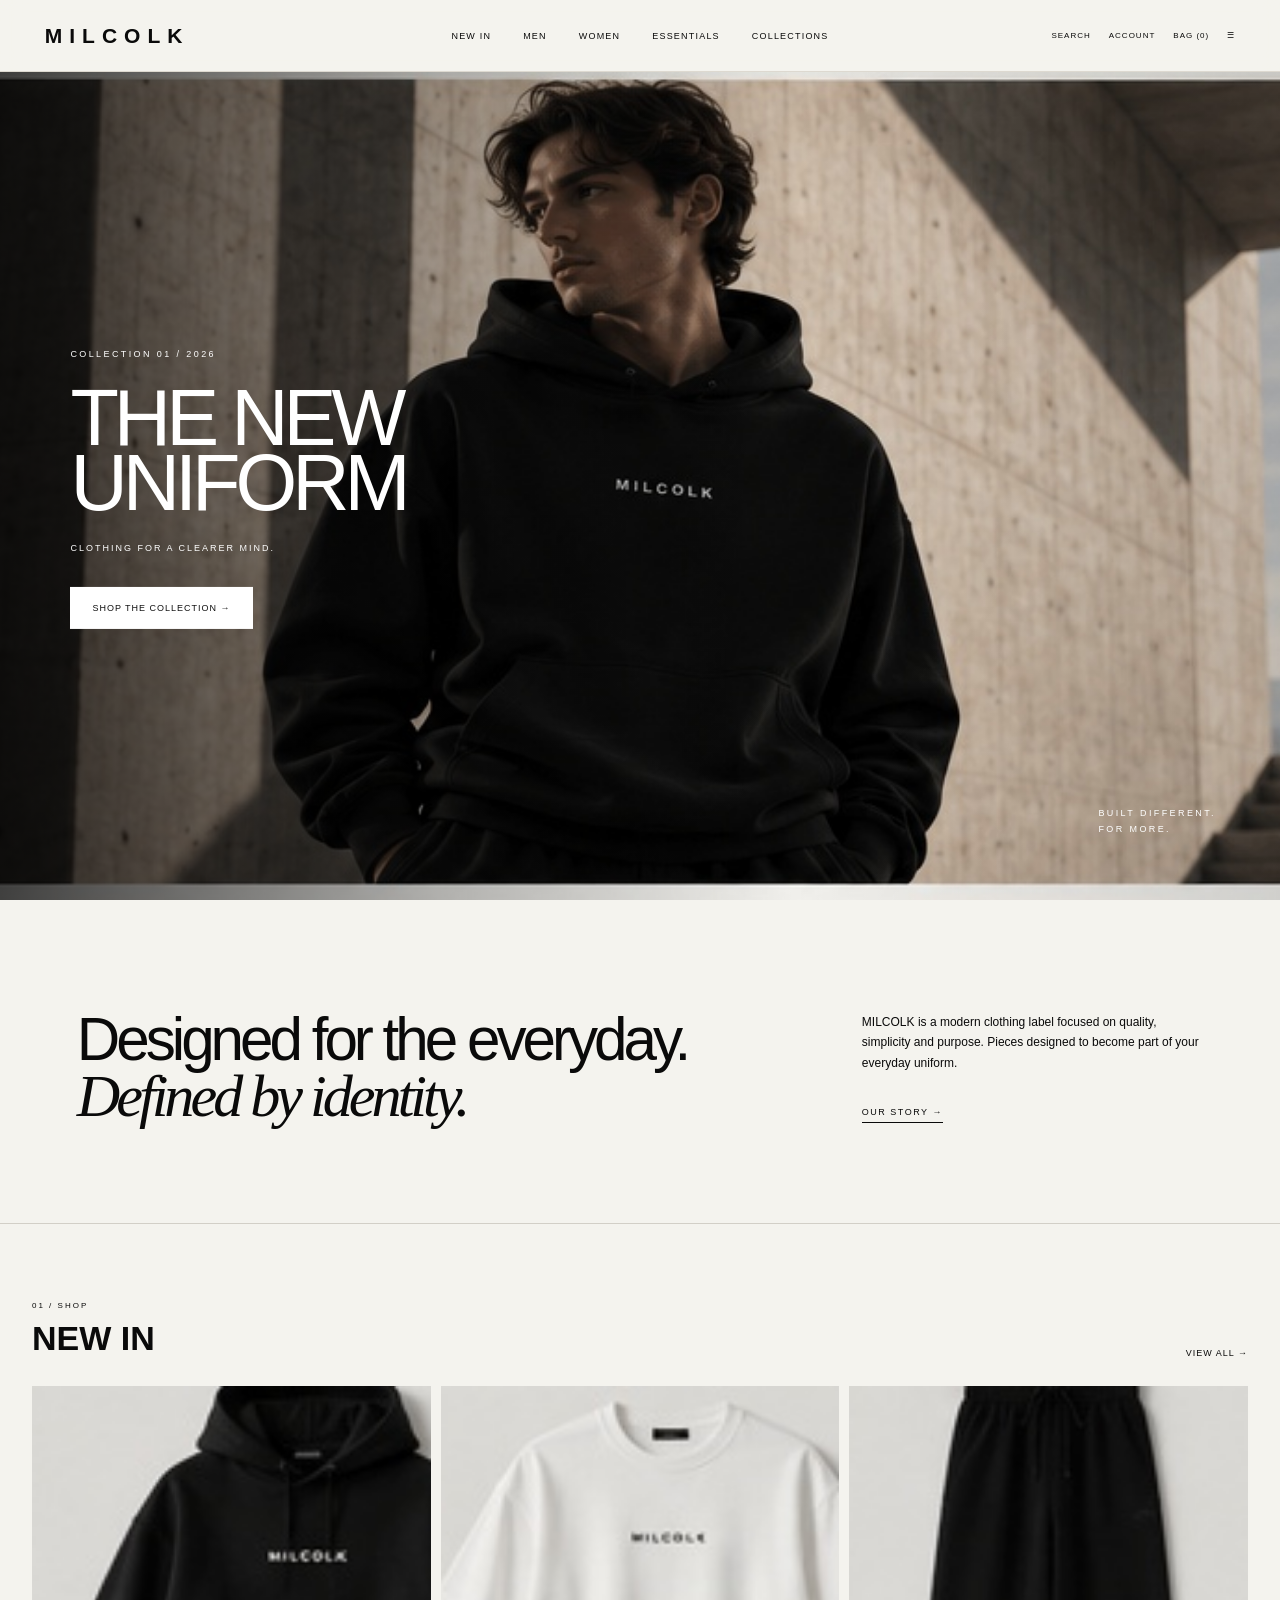
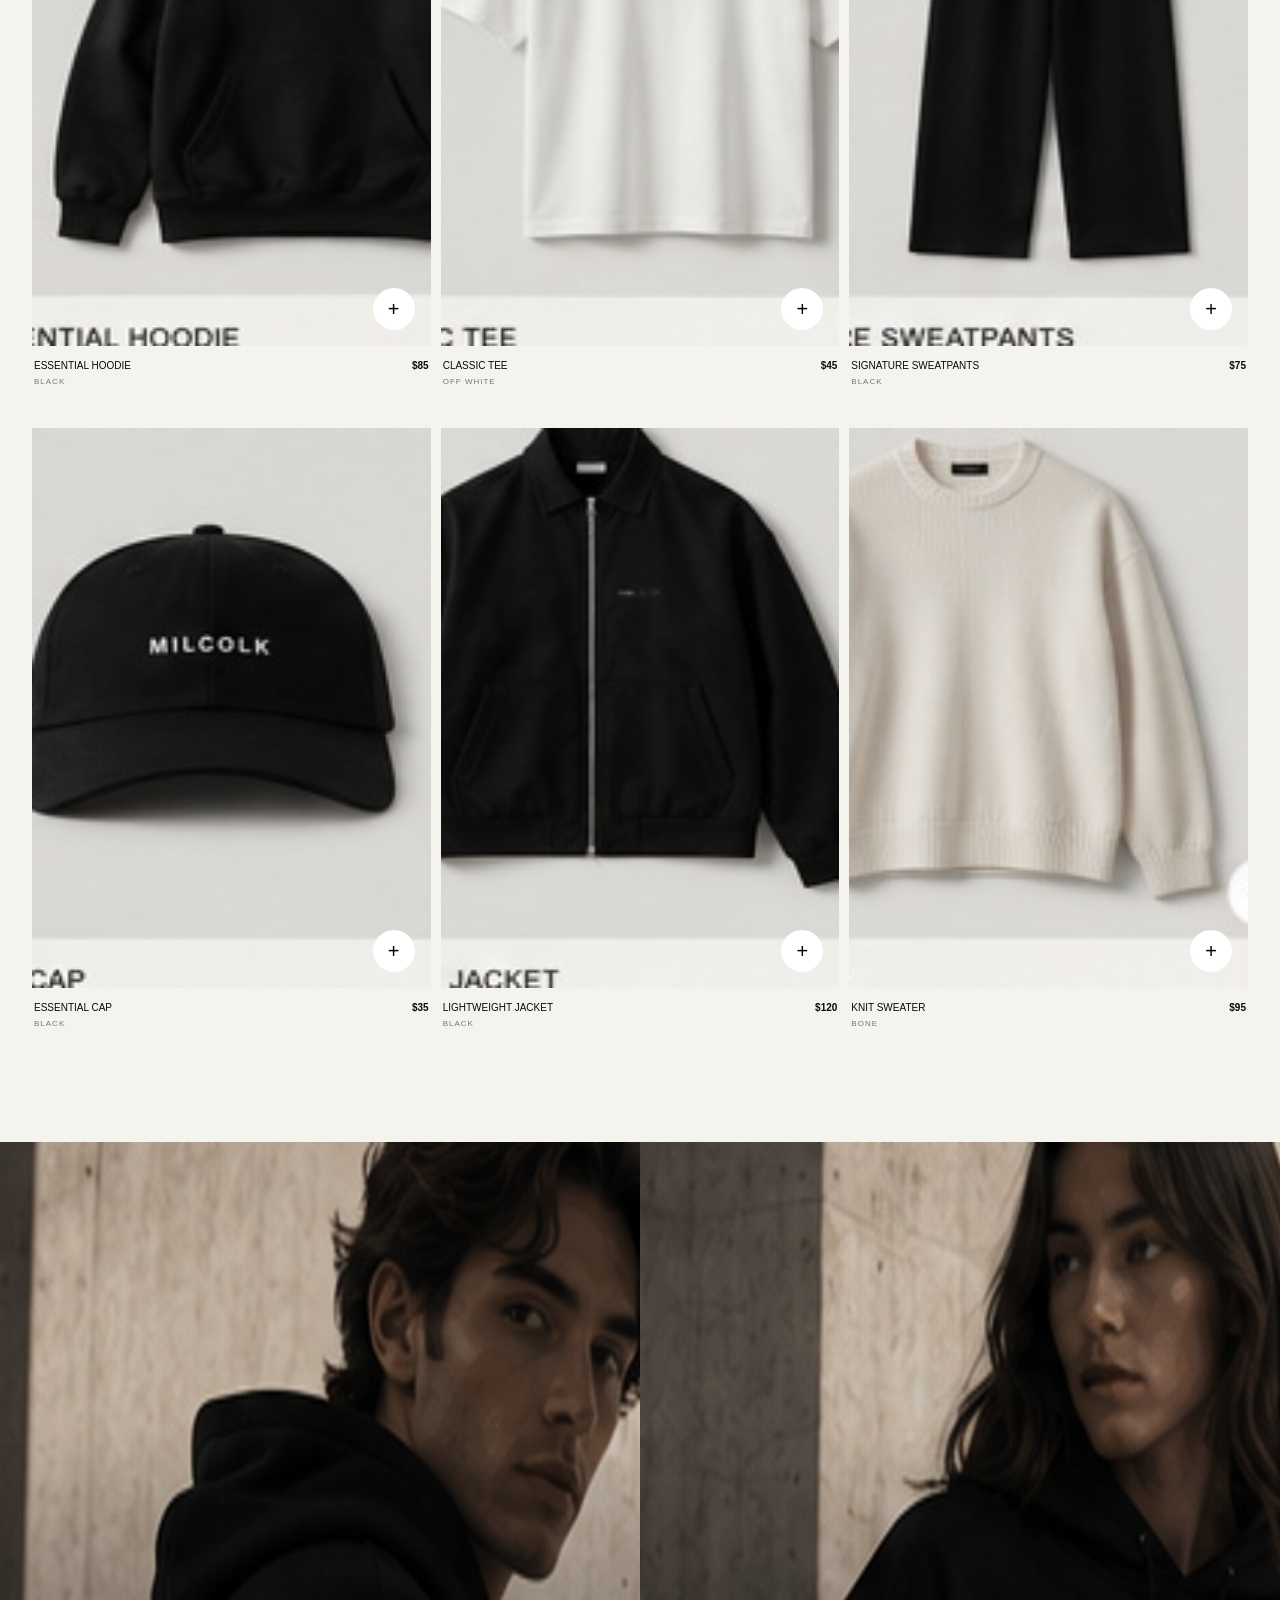
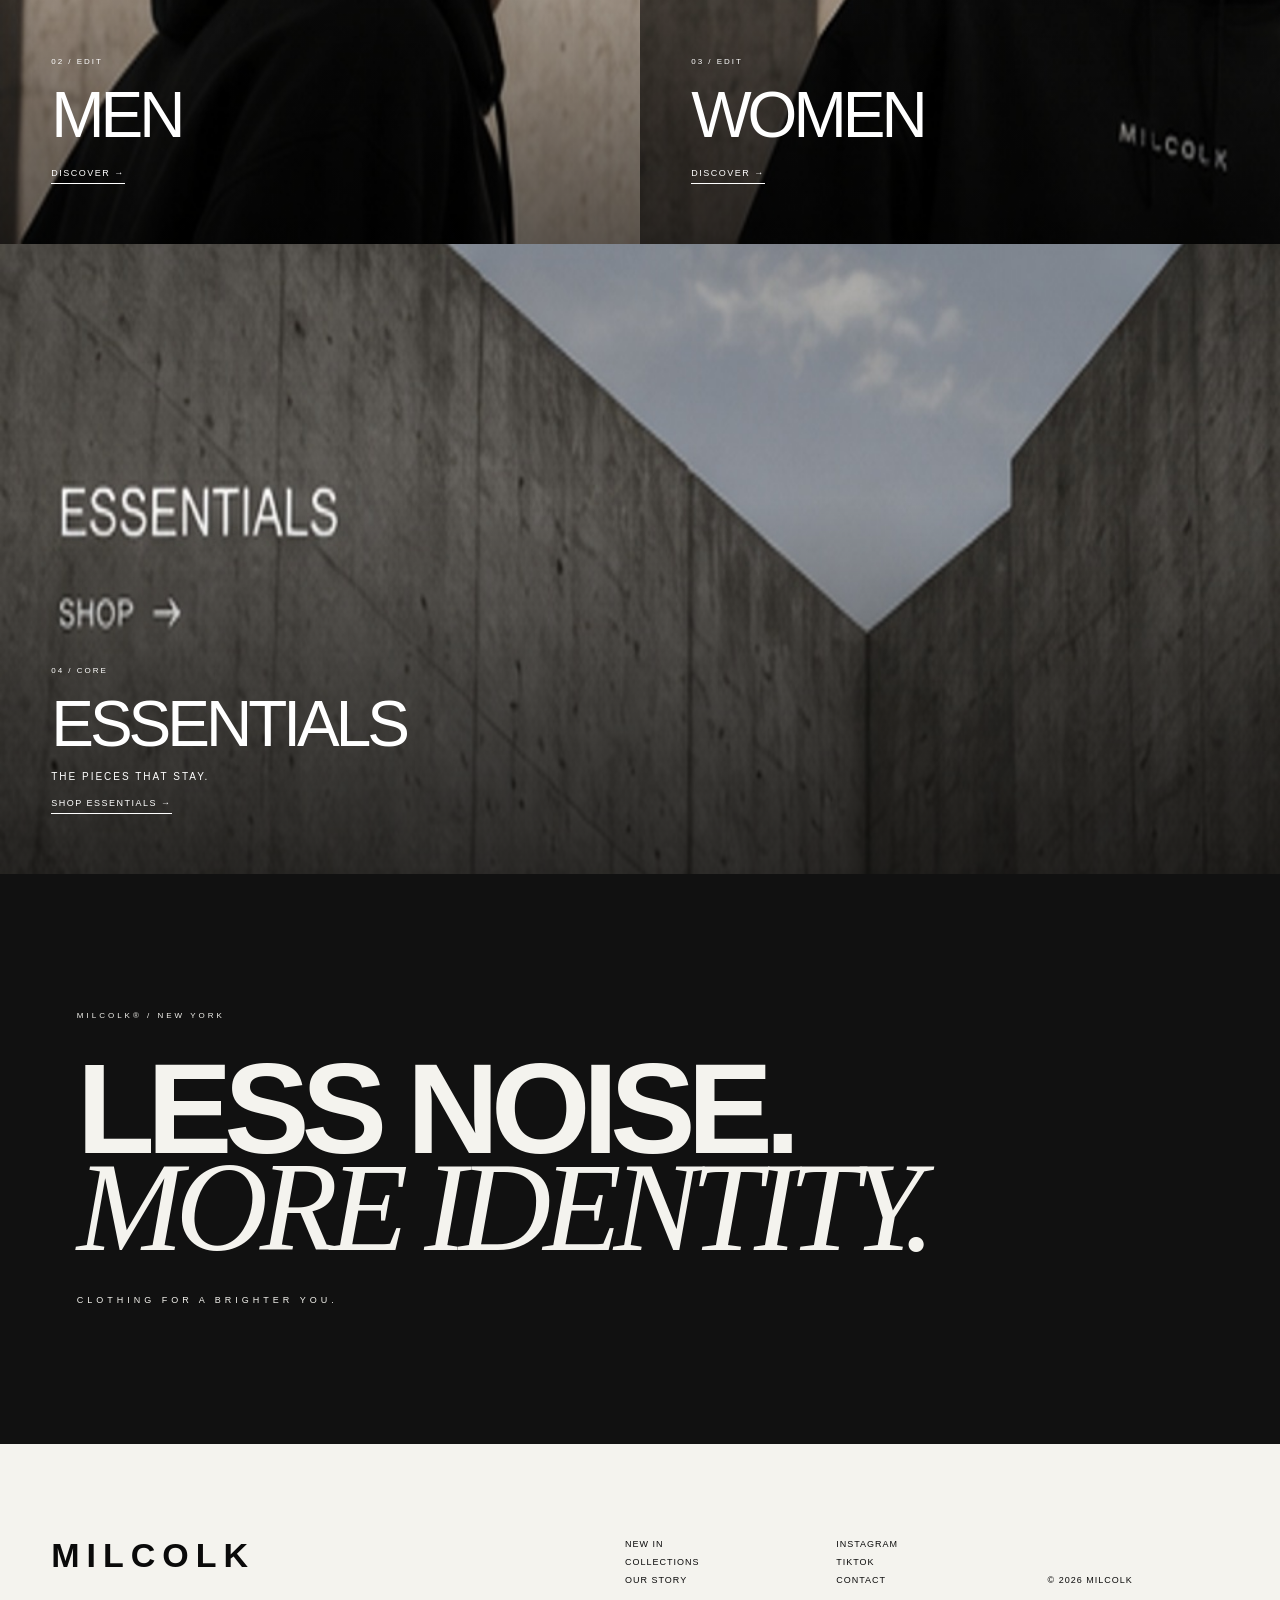
<file: index.html>
<!doctype html><html lang="en"><head><meta charset="utf-8"><meta name="viewport" content="width=device-width,initial-scale=1">
<title>MILCOLK — The New Uniform</title><link rel="stylesheet" href="styles.css"></head><body>
<header><a class="brand" href="#">MILCOLK</a><nav><a href="#new">NEW IN</a><a href="#men">MEN</a><a href="#women">WOMEN</a><a href="#essentials">ESSENTIALS</a><a href="#story">COLLECTIONS</a></nav><div class="tools"><span>SEARCH</span><span>ACCOUNT</span><span>BAG (<b id="bag">0</b>)</span><span>☰</span></div></header>
<main>
<section class="hero"><img src="hero.jpg" alt="MILCOLK campaign"><div class="shade"></div><div class="heroCopy"><small>COLLECTION 01 / 2026</small><h1>THE NEW<br>UNIFORM</h1><p>CLOTHING FOR A CLEARER MIND.</p><a href="#new">SHOP THE COLLECTION →</a></div><div class="heroSide">BUILT DIFFERENT.<br>FOR MORE.</div></section>
<section id="story" class="intro"><h2>Designed for the everyday.<br><em>Defined by identity.</em></h2><div><p>MILCOLK is a modern clothing label focused on quality, simplicity and purpose. Pieces designed to become part of your everyday uniform.</p><a href="#editorial">OUR STORY →</a></div></section>
<section id="new" class="new"><div class="sectionHead"><div><small>01 / SHOP</small><h2>NEW IN</h2></div><a>VIEW ALL →</a></div><div class="products">
<article><div class="photo"><img src="product1.jpg"><button class="add">+</button></div><div class="meta"><span>ESSENTIAL HOODIE<small>BLACK</small></span><b>$85</b></div></article>
<article><div class="photo"><img src="product2.jpg"><button class="add">+</button></div><div class="meta"><span>CLASSIC TEE<small>OFF WHITE</small></span><b>$45</b></div></article>
<article><div class="photo"><img src="product3.jpg"><button class="add">+</button></div><div class="meta"><span>SIGNATURE SWEATPANTS<small>BLACK</small></span><b>$75</b></div></article>
<article><div class="photo"><img src="product4.jpg"><button class="add">+</button></div><div class="meta"><span>ESSENTIAL CAP<small>BLACK</small></span><b>$35</b></div></article>
<article><div class="photo"><img src="product5.jpg"><button class="add">+</button></div><div class="meta"><span>LIGHTWEIGHT JACKET<small>BLACK</small></span><b>$120</b></div></article>
<article><div class="photo"><img src="product6.jpg"><button class="add">+</button></div><div class="meta"><span>KNIT SWEATER<small>BONE</small></span><b>$95</b></div></article>
</div></section>
<section id="editorial" class="editorial"><a id="men" style="background-image:url('men.jpg')"><div><small>02 / EDIT</small><h2>MEN</h2><span>DISCOVER →</span></div></a><a id="women" style="background-image:url('women.jpg')"><div><small>03 / EDIT</small><h2>WOMEN</h2><span>DISCOVER →</span></div></a></section>
<section class="wideEdit" id="essentials" style="background-image:url('essentials.jpg')"><div><small>04 / CORE</small><h2>ESSENTIALS</h2><p>THE PIECES THAT STAY.</p><a href="#new">SHOP ESSENTIALS →</a></div></section>
<section class="manifesto"><small>MILCOLK® / NEW YORK</small><h2>LESS NOISE.<br><em>MORE IDENTITY.</em></h2><p>Clothing for a brighter you.</p></section>
</main><footer><b>MILCOLK</b><div>NEW IN<br>COLLECTIONS<br>OUR STORY</div><div>INSTAGRAM<br>TIKTOK<br>CONTACT</div><span>© 2026 MILCOLK</span></footer><script src="script.js"></script></body></html>
</file>
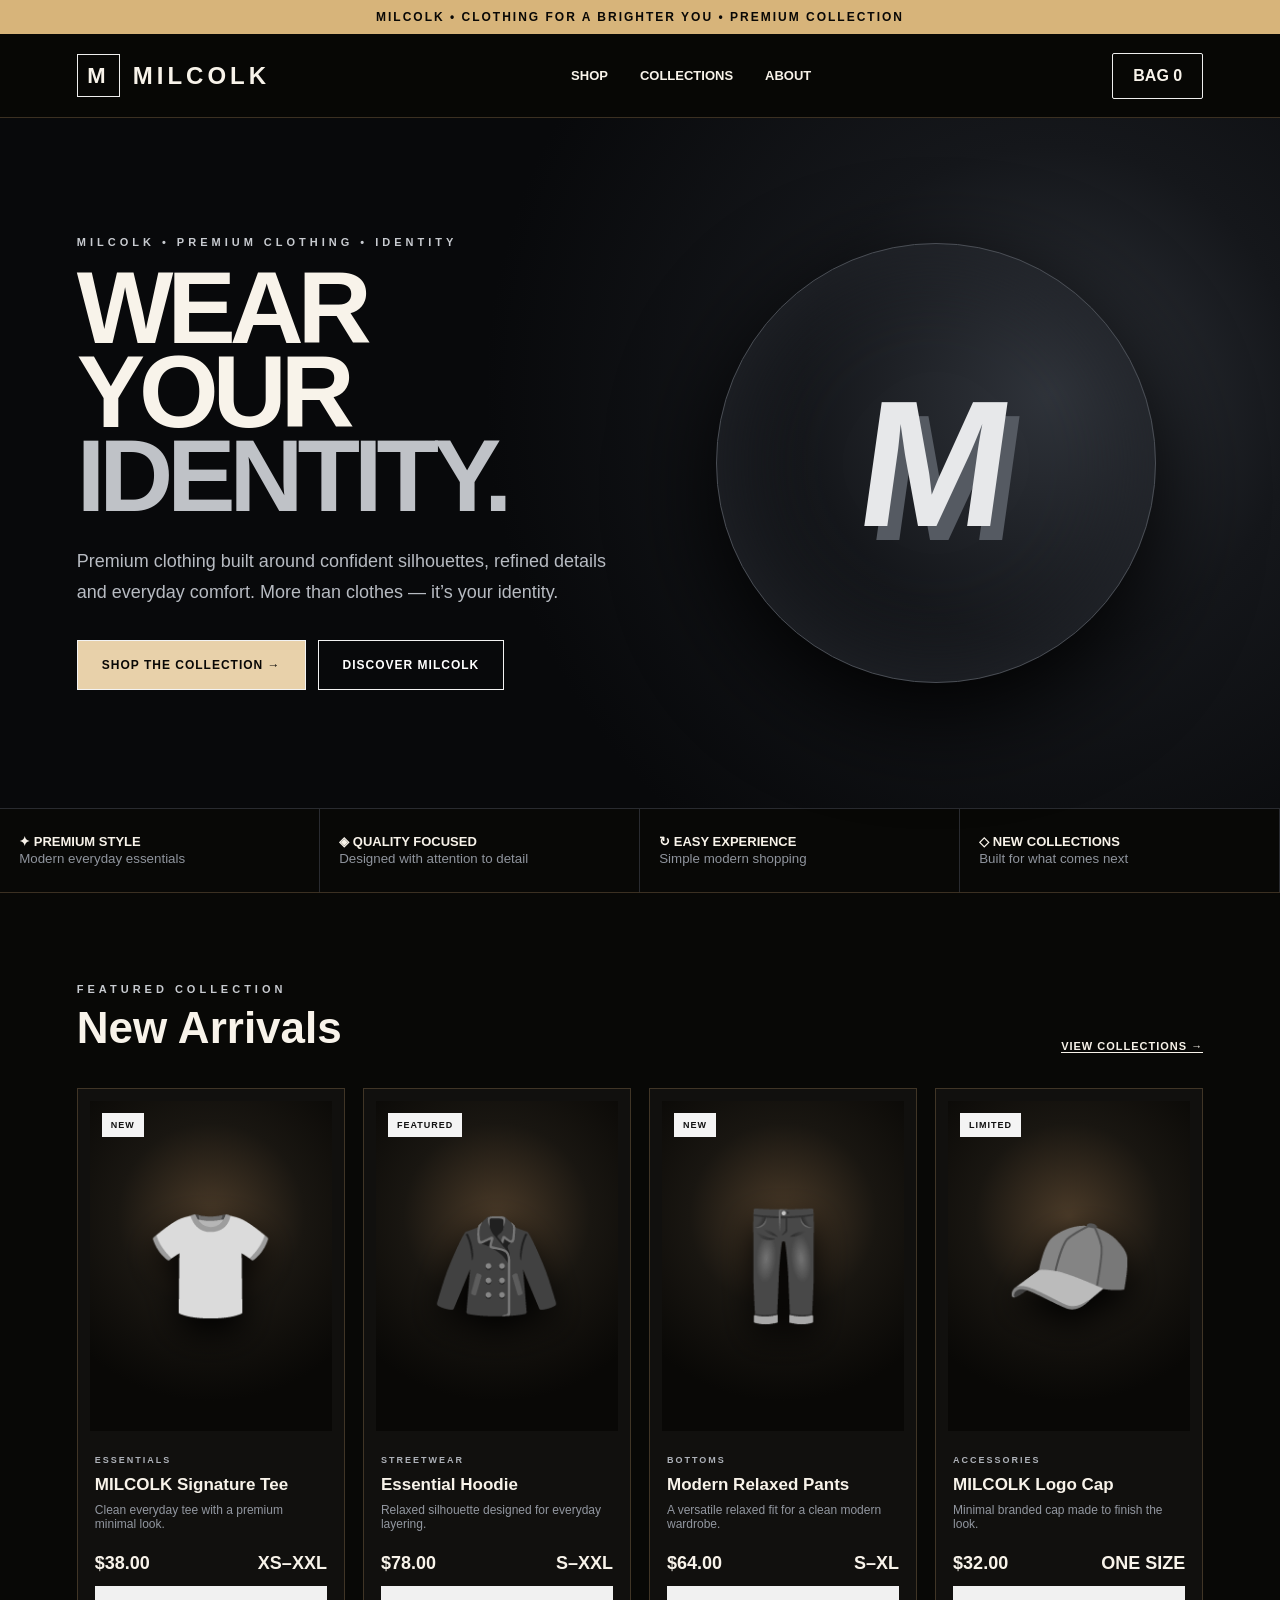
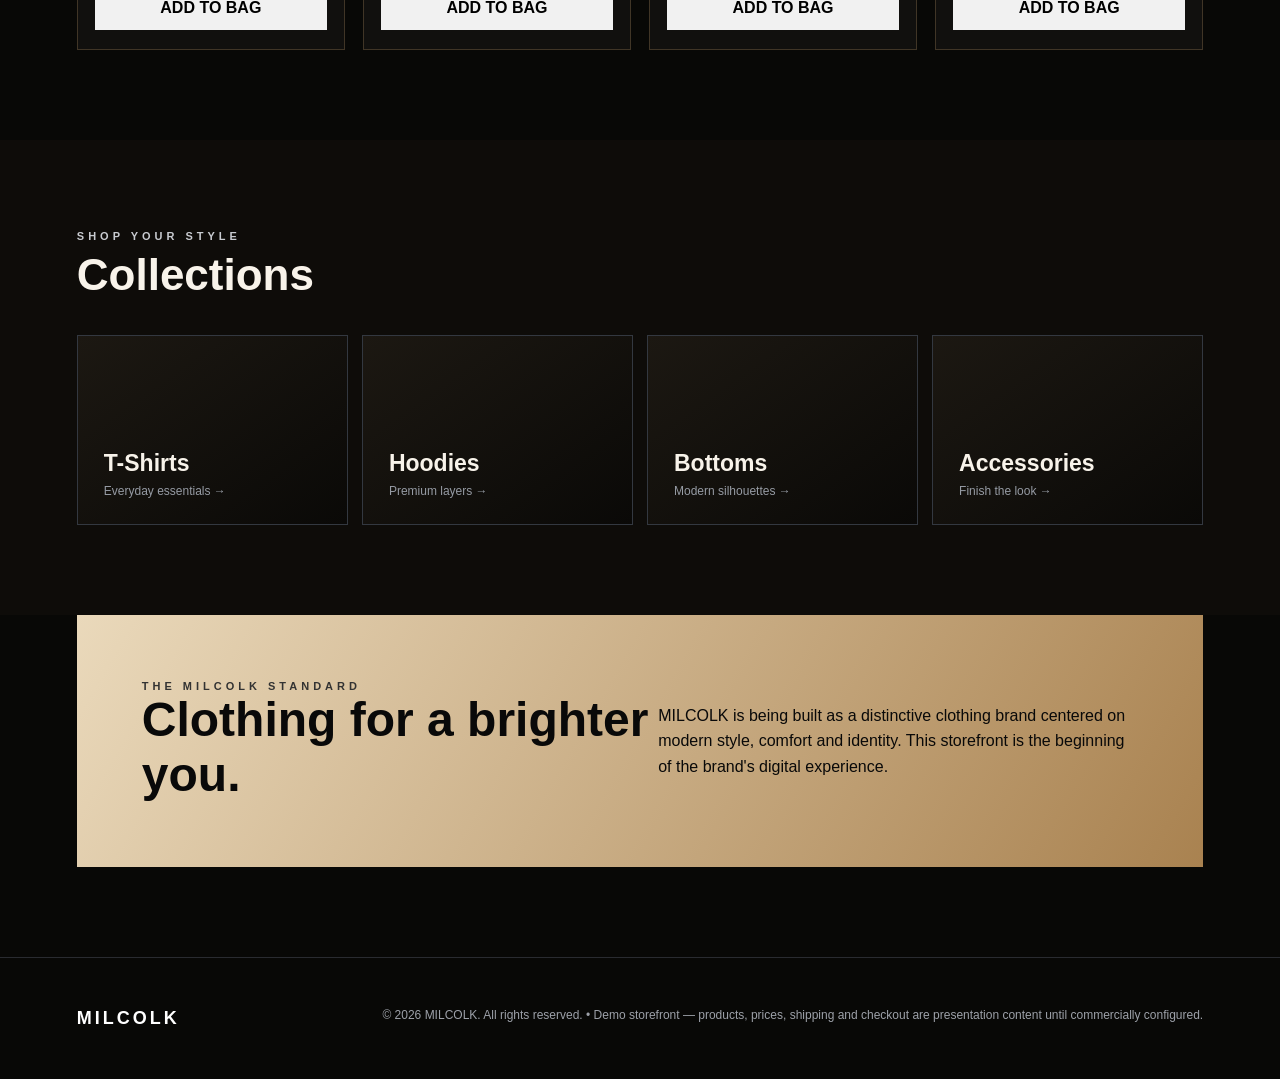
<file: index (1).html>
<!doctype html>
<html lang="en">
<head>
<meta charset="utf-8">
<meta name="viewport" content="width=device-width,initial-scale=1">
<title>MILCOLK — Official Clothing Store</title>
<meta name="description" content="MILCOLK premium clothing and modern streetwear.">
<style>
*{box-sizing:border-box}html{scroll-behavior:smooth}body{margin:0;background:#080806;color:#f8f3ea;font-family:Arial,Helvetica,sans-serif}a{color:inherit;text-decoration:none}button{font:inherit}
.top{background:#d7b47a;color:#090806;text-align:center;padding:10px;font-size:12px;font-weight:800;letter-spacing:2px}
nav{height:84px;display:flex;align-items:center;justify-content:space-between;padding:0 6%;border-bottom:1px solid #3b3022;position:sticky;top:0;background:rgba(8,8,6,.96);z-index:10}
.brand{display:flex;align-items:center;gap:13px;font-weight:900;font-size:24px;letter-spacing:4px}.mark{width:43px;height:43px;border:1px solid #eee;display:grid;place-items:center;font-weight:900;font-size:22px}
.links{display:flex;gap:32px;font-size:13px;font-weight:700}.bag{border:1px solid #eee;padding:13px 20px;border-radius:2px;font-weight:800}
.hero{min-height:690px;display:grid;grid-template-columns:1.05fr .95fr;align-items:center;padding:70px 6%;background:radial-gradient(circle at 82% 40%,#30343b 0,#15171b 22%,#08090b 50%)}
.kicker,.eyebrow{font-size:11px;letter-spacing:4px;font-weight:900;color:#c8cbd0}.hero h1{font-size:clamp(64px,8vw,128px);line-height:.82;margin:18px 0 28px;letter-spacing:-6px}.hero h1 span{color:#bfc2c7}
.hero p{max-width:560px;color:#b7bbc2;font-size:18px;line-height:1.7}.actions{display:flex;gap:12px;margin-top:32px}.btn{border:1px solid #f3f3f3;padding:17px 24px;font-weight:900;font-size:12px;letter-spacing:1px;background:#e8d1aa;color:#090806;cursor:pointer}.btn.alt{background:transparent;color:#fff}
.hero-art{display:grid;place-items:center}.hero-logo{width:min(440px,80vw);aspect-ratio:1;border:1px solid #4a4e55;border-radius:50%;display:grid;place-items:center;box-shadow:0 0 100px #24272d inset,0 30px 100px #000}.hero-logo span{font-size:180px;font-weight:900;transform:skew(-8deg);color:#e7e8ea;text-shadow:14px 14px #555a62}
.trust{display:grid;grid-template-columns:repeat(4,1fr);border-top:1px solid #292b30;border-bottom:1px solid #3b3022}.trust div{padding:25px 6%;border-right:1px solid #292b30}.trust b{display:block;font-size:13px}.trust small{color:#8f949d}
section{padding:90px 6%}.section-head{display:flex;align-items:end;justify-content:space-between;margin-bottom:35px}.section-head h2{font-size:44px;margin:8px 0 0}.section-head a{font-size:11px;font-weight:900;letter-spacing:1px;border-bottom:1px solid}
.products{display:grid;grid-template-columns:repeat(4,1fr);gap:18px}.card{background:#11100e;border:1px solid #403526;padding:12px}.photo{height:330px;background:radial-gradient(circle at 50% 35%,#4a3a28 0,#191611 38%,#090806 75%);display:grid;place-items:center;position:relative;overflow:hidden}.tag{position:absolute;top:12px;left:12px;background:#f4f4f4;color:#111;padding:7px 9px;font-size:9px;font-weight:900;letter-spacing:1px}.garment{font-size:105px;filter:grayscale(1);text-shadow:0 15px 35px #000}.info{padding:18px 5px 7px}.type{font-size:9px;letter-spacing:2px;color:#aeb2b9;font-weight:900}.info h3{margin:8px 0;font-size:17px}.desc{color:#9297a0;font-size:12px;min-height:32px}.price{display:flex;align-items:center;justify-content:space-between;margin:18px 0 12px;font-size:18px;font-weight:900}.add{width:100%;padding:13px;background:#f1f1f1;border:0;font-weight:900;cursor:pointer}
.categories{background:#0e0c09}.catgrid{display:grid;grid-template-columns:repeat(4,1fr);gap:14px}.cat{min-height:190px;border:1px solid #333840;padding:26px;display:flex;flex-direction:column;justify-content:end;background:linear-gradient(145deg,#1c1812,#0a0907)}.cat b{font-size:23px}.cat span{color:#969ba4;margin-top:7px;font-size:12px}
.banner{margin:0 6% 90px;padding:65px;background:linear-gradient(120deg,#ead9bb,#a98250);color:#090909;display:flex;justify-content:space-between;align-items:center}.banner h2{font-size:48px;max-width:620px;margin:0}.banner p{max-width:480px;line-height:1.6}
footer{border-top:1px solid #292b30;padding:50px 6%;display:flex;justify-content:space-between;color:#9da1a9;font-size:12px}.footerbrand{color:#fff;font-weight:900;letter-spacing:3px;font-size:18px}
.toast{position:fixed;right:25px;bottom:25px;background:#f3f3f3;color:#111;padding:15px 20px;font-weight:800;display:none;z-index:20}
@media(max-width:900px){.links{display:none}.hero{grid-template-columns:1fr;padding-top:60px}.hero h1{font-size:68px;letter-spacing:-4px}.hero-art{margin-top:50px}.hero-logo{width:300px}.hero-logo span{font-size:120px}.trust{grid-template-columns:1fr 1fr}.products{grid-template-columns:1fr 1fr}.catgrid{grid-template-columns:1fr 1fr}.banner{margin:0 4% 60px;padding:35px;display:block}.banner h2{font-size:36px}}
@media(max-width:560px){nav{padding:0 4%}.brand{font-size:18px;letter-spacing:2px}.hero{padding:45px 5%}.hero h1{font-size:52px}.hero p{font-size:15px}.actions{flex-direction:column}.trust{grid-template-columns:1fr}.products,.catgrid{grid-template-columns:1fr}section{padding:65px 5%}.section-head h2{font-size:34px}.photo{height:380px}.banner{margin:0 5% 50px}.banner h2{font-size:31px}footer{display:block}.footerbrand{margin-bottom:15px}}
</style>
</head>
<body>
<div class="top">MILCOLK • CLOTHING FOR A BRIGHTER YOU • PREMIUM COLLECTION</div>
<nav>
<a class="brand" href="#"><span class="mark">M</span>MILCOLK</a>
<div class="links"><a href="#shop">SHOP</a><a href="#collections">COLLECTIONS</a><a href="#about">ABOUT</a></div>
<a class="bag" href="#shop">BAG <span id="count">0</span></a>
</nav>

<header class="hero">
<div>
<div class="kicker">MILCOLK • PREMIUM CLOTHING • IDENTITY</div>
<h1>WEAR<br>YOUR<br><span>IDENTITY.</span></h1>
<p>Premium clothing built around confident silhouettes, refined details and everyday comfort. More than clothes — it’s your identity.</p>
<div class="actions"><a class="btn" href="#shop">SHOP THE COLLECTION →</a><a class="btn alt" href="#about">DISCOVER MILCOLK</a></div>
</div>
<div class="hero-art"><div class="hero-logo"><span>M</span></div></div>
</header>

<div class="trust">
<div><b>✦ PREMIUM STYLE</b><small>Modern everyday essentials</small></div>
<div><b>◈ QUALITY FOCUSED</b><small>Designed with attention to detail</small></div>
<div><b>↻ EASY EXPERIENCE</b><small>Simple modern shopping</small></div>
<div><b>◇ NEW COLLECTIONS</b><small>Built for what comes next</small></div>
</div>

<section id="shop">
<div class="section-head"><div><div class="eyebrow">FEATURED COLLECTION</div><h2>New Arrivals</h2></div><a href="#collections">VIEW COLLECTIONS →</a></div>
<div class="products">
<article class="card"><div class="photo"><span class="tag">NEW</span><span class="garment">👕</span></div><div class="info"><span class="type">ESSENTIALS</span><h3>MILCOLK Signature Tee</h3><div class="desc">Clean everyday tee with a premium minimal look.</div><div class="price"><span>$38.00</span><span>XS–XXL</span></div><button class="add">ADD TO BAG</button></div></article>
<article class="card"><div class="photo"><span class="tag">FEATURED</span><span class="garment">🧥</span></div><div class="info"><span class="type">STREETWEAR</span><h3>Essential Hoodie</h3><div class="desc">Relaxed silhouette designed for everyday layering.</div><div class="price"><span>$78.00</span><span>S–XXL</span></div><button class="add">ADD TO BAG</button></div></article>
<article class="card"><div class="photo"><span class="tag">NEW</span><span class="garment">👖</span></div><div class="info"><span class="type">BOTTOMS</span><h3>Modern Relaxed Pants</h3><div class="desc">A versatile relaxed fit for a clean modern wardrobe.</div><div class="price"><span>$64.00</span><span>S–XL</span></div><button class="add">ADD TO BAG</button></div></article>
<article class="card"><div class="photo"><span class="tag">LIMITED</span><span class="garment">🧢</span></div><div class="info"><span class="type">ACCESSORIES</span><h3>MILCOLK Logo Cap</h3><div class="desc">Minimal branded cap made to finish the look.</div><div class="price"><span>$32.00</span><span>ONE SIZE</span></div><button class="add">ADD TO BAG</button></div></article>
</div>
</section>

<section class="categories" id="collections">
<div class="section-head"><div><div class="eyebrow">SHOP YOUR STYLE</div><h2>Collections</h2></div></div>
<div class="catgrid">
<div class="cat"><b>T-Shirts</b><span>Everyday essentials →</span></div>
<div class="cat"><b>Hoodies</b><span>Premium layers →</span></div>
<div class="cat"><b>Bottoms</b><span>Modern silhouettes →</span></div>
<div class="cat"><b>Accessories</b><span>Finish the look →</span></div>
</div>
</section>

<div class="banner" id="about">
<div><div class="eyebrow" style="color:#333">THE MILCOLK STANDARD</div><h2>Clothing for a brighter you.</h2></div>
<p>MILCOLK is being built as a distinctive clothing brand centered on modern style, comfort and identity. This storefront is the beginning of the brand's digital experience.</p>
</div>

<footer><div class="footerbrand">MILCOLK</div><div>© 2026 MILCOLK. All rights reserved. • Demo storefront — products, prices, shipping and checkout are presentation content until commercially configured.</div></footer>
<div class="toast" id="toast">Added to bag ✓</div>
<script>
let count=0;const c=document.getElementById('count'),t=document.getElementById('toast');
document.querySelectorAll('.add').forEach(b=>b.onclick=()=>{count++;c.textContent=count;t.style.display='block';clearTimeout(window.tt);window.tt=setTimeout(()=>t.style.display='none',1500)});
</script>
</body></html>
</file>
<file: styles.css>
*{box-sizing:border-box}html{scroll-behavior:smooth}body{margin:0;background:#f4f3ee;color:#0a0a0a;font-family:Arial,Helvetica,sans-serif}a{text-decoration:none;color:inherit}header{height:72px;padding:0 3.5vw;display:grid;grid-template-columns:1fr 2fr 1fr;align-items:center;position:sticky;top:0;z-index:50;background:#f4f3eef2;backdrop-filter:blur(12px);border-bottom:1px solid #ddd9d0}.brand{font-size:21px;font-weight:900;letter-spacing:7px}nav{display:flex;justify-content:center;gap:32px;font-size:9px;letter-spacing:1.2px}.tools{display:flex;justify-content:flex-end;gap:18px;font-size:8px;letter-spacing:1px}.tools b{font-weight:400}.hero{height:calc(100vh - 72px);min-height:680px;position:relative;overflow:hidden;background:#171717;color:white}.hero>img{width:100%;height:100%;object-fit:cover;object-position:center}.shade{position:absolute;inset:0;background:linear-gradient(90deg,#000b 0,#0004 34%,transparent 62%,#0002)}.heroCopy{position:absolute;left:5.5vw;top:50%;transform:translateY(-50%);z-index:2}.heroCopy small,.heroSide{font-size:9px;letter-spacing:2.4px}.heroCopy h1{font-size:clamp(68px,6.2vw,118px);font-weight:400;line-height:.82;letter-spacing:-5px;margin:24px 0 28px}.heroCopy p{font-size:9px;letter-spacing:2px}.heroCopy a{display:inline-block;margin-top:25px;padding:16px 22px;background:white;color:#111;font-size:9px;letter-spacing:1px}.heroSide{position:absolute;right:5vw;bottom:7vh;z-index:2;line-height:1.7}.intro{padding:100px 6vw;display:grid;grid-template-columns:2fr 1fr;gap:8vw;align-items:end;border-bottom:1px solid #d2cfc7}.intro h2{font-size:clamp(45px,4.7vw,82px);font-weight:400;line-height:.92;letter-spacing:-4px;margin:0}.intro h2 em,.manifesto h2 em{font-family:Georgia,serif;font-weight:400}.intro p{font-size:12px;line-height:1.7;max-width:470px}.intro a{display:inline-block;margin-top:22px;font-size:9px;letter-spacing:1.5px;border-bottom:1px solid;padding-bottom:5px}.new{padding:70px 2.5vw 100px}.sectionHead{display:flex;align-items:end;justify-content:space-between;margin-bottom:28px}.sectionHead small{font-size:8px;letter-spacing:2px}.sectionHead h2{font-size:34px;margin:7px 0 0}.sectionHead>a{font-size:9px;letter-spacing:1px}.products{display:grid;grid-template-columns:repeat(3,1fr);gap:28px 10px}.photo{height:560px;position:relative;background:#ddd;overflow:hidden}.photo img{width:100%;height:100%;display:block;object-fit:cover;transition:transform .5s}.photo:hover img{transform:scale(1.018)}.add{position:absolute;right:16px;bottom:16px;width:42px;height:42px;border:0;border-radius:50%;background:white;font-size:20px;cursor:pointer}.meta{display:flex;justify-content:space-between;padding:14px 2px;font-size:10px}.meta span small{display:block;margin-top:6px;color:#777;font-size:8px;letter-spacing:1px}.editorial{display:grid;grid-template-columns:1fr 1fr;height:78vh;min-height:650px}.editorial>a,.wideEdit{position:relative;background-size:cover;background-position:center;color:white}.editorial>a:after,.wideEdit:after{content:"";position:absolute;inset:0;background:linear-gradient(0deg,#0008,transparent 60%)}.editorial>a>div,.wideEdit>div{position:absolute;z-index:2;left:4vw;bottom:5vw}.editorial small,.wideEdit small{font-size:8px;letter-spacing:2px}.editorial h2,.wideEdit h2{font-size:clamp(52px,5vw,90px);font-weight:400;letter-spacing:-4px;margin:10px 0}.editorial span,.wideEdit a{font-size:9px;letter-spacing:1.5px;border-bottom:1px solid;padding-bottom:5px}.wideEdit{height:70vh;min-height:600px;background-position:center;background-size:cover}.wideEdit p{font-size:10px;letter-spacing:2px}.manifesto{padding:130px 6vw;background:#111;color:#f4f3ee}.manifesto small{font-size:8px;letter-spacing:3px}.manifesto h2{font-size:clamp(75px,10vw,180px);line-height:.76;letter-spacing:-8px;margin:38px 0}.manifesto p{text-transform:uppercase;letter-spacing:4px;font-size:9px}footer{min-height:200px;padding:55px 4vw;display:grid;grid-template-columns:3fr 1fr 1fr 1fr;gap:30px;align-items:end;font-size:9px;line-height:2;letter-spacing:1px}footer b{font-size:34px;letter-spacing:7px}@media(max-width:1050px){nav{display:none}header{grid-template-columns:1fr 1fr}.products{grid-template-columns:repeat(2,1fr)}.photo{height:520px}.intro{grid-template-columns:1fr}.editorial{height:auto;grid-template-columns:1fr}.editorial>a{height:650px}footer{grid-template-columns:1fr 1fr}}@media(max-width:600px){header{height:62px}.tools span:nth-child(-n+2){display:none}.hero{min-height:650px}.heroCopy{left:7vw}.heroCopy h1{font-size:60px;letter-spacing:-4px}.heroSide{display:none}.intro{padding:75px 20px}.intro h2{font-size:48px;letter-spacing:-3px}.new{padding:55px 12px}.products{grid-template-columns:1fr}.photo{height:auto;aspect-ratio:4/5}.editorial>a{height:520px}.wideEdit{height:520px;min-height:0}.manifesto{padding:95px 20px}.manifesto h2{font-size:60px;letter-spacing:-4px}footer{grid-template-columns:1fr;gap:20px}}
</file>
